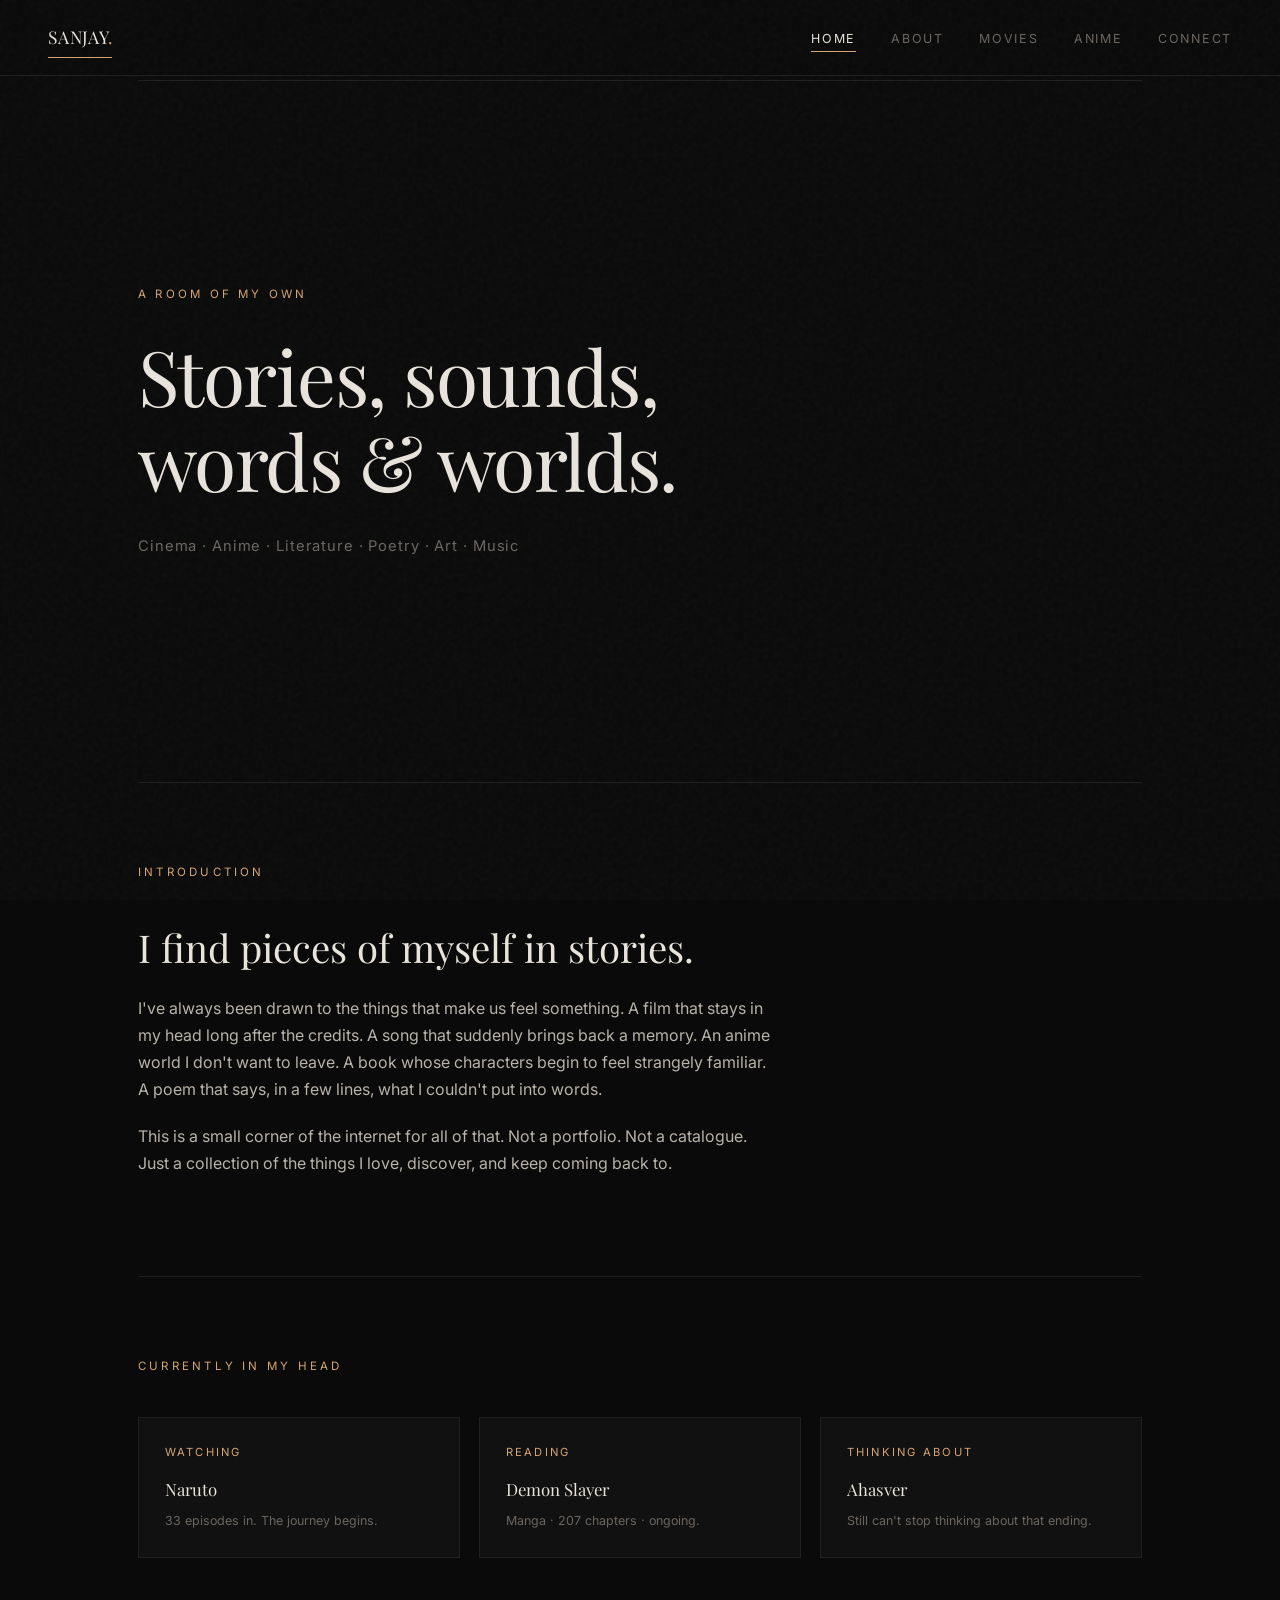
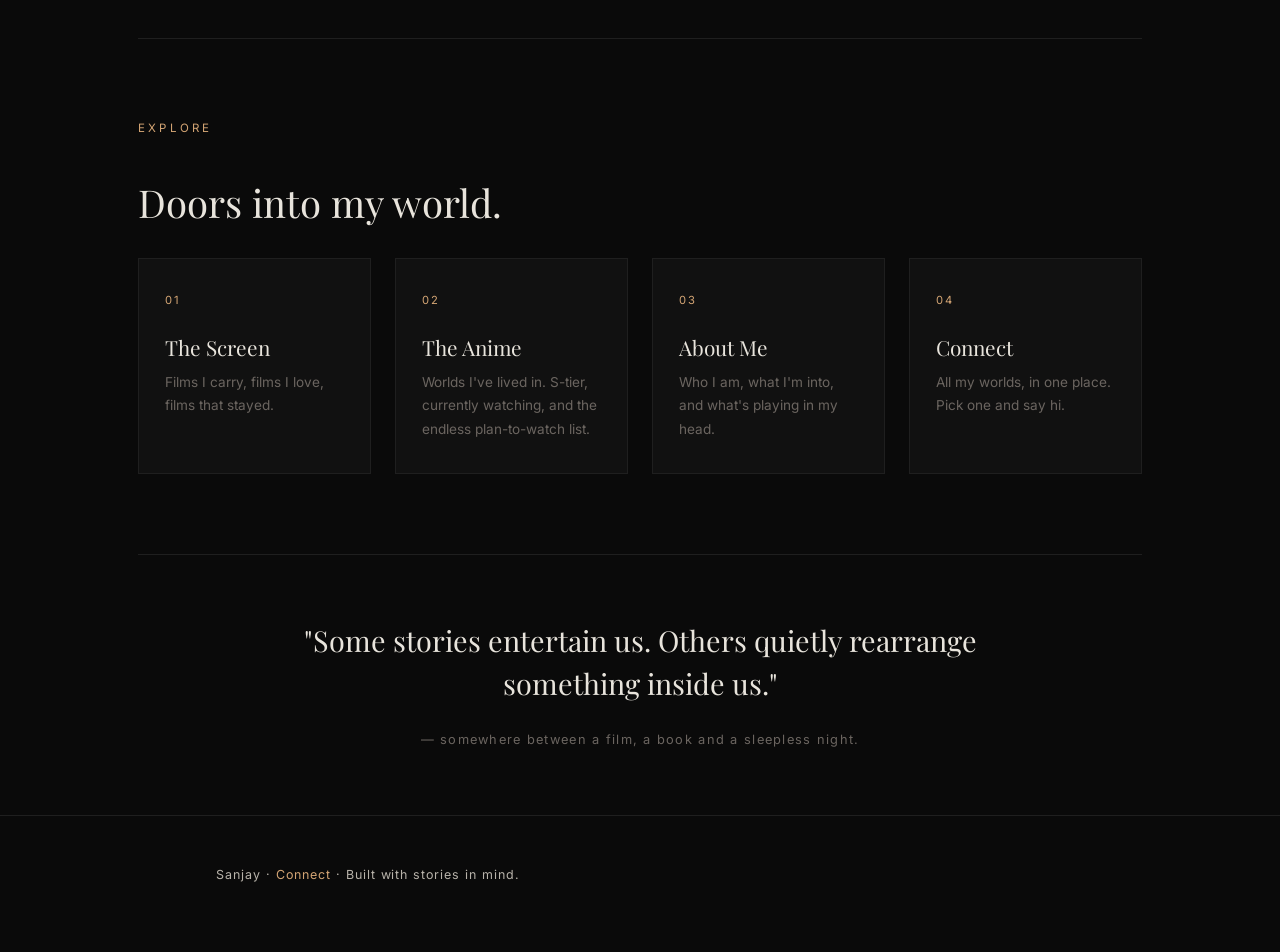
<file: index.html>
<!DOCTYPE html>
<html lang="en">
<head>
<meta charset="UTF-8">
<meta name="viewport" content="width=device-width, initial-scale=1.0">
<title>Sanjay · Stories, sounds, words & worlds</title>
<link rel="preconnect" href="https://fonts.googleapis.com">
<link rel="preconnect" href="https://fonts.gstatic.com" crossorigin>
<link href="https://fonts.googleapis.com/css2?family=Playfair+Display:ital,wght@0,400;0,500;1,400&family=Inter:wght@300;400;500&display=swap" rel="stylesheet">
<link rel="stylesheet" href="assets/style.css">
</head>
<body>

<nav>
  <a href="index.html" class="brand">Sanjay<span>.</span></a>
  <ul>
    <li><a href="index.html">Home</a></li>
    <li><a href="about.html">About</a></li>
    <li><a href="movies.html">Movies</a></li>
    <li><a href="anime.html">Anime</a></li>
    <li><a href="connect.html">Connect</a></li>
  </ul>
</nav>

<main>
  <div class="container">

    <section class="hero">
      <div class="eyebrow">A room of my own</div>
      <h1>Stories, sounds,<br>words & worlds.</h1>
      <p class="sub">Cinema · Anime · Literature · Poetry · Art · Music</p>
    </section>

    <section class="reveal">
      <div class="section-label">Introduction</div>
      <h2>I find pieces of myself in stories.</h2>
      <p>I've always been drawn to the things that make us feel something. A film that stays in my head long after the credits. A song that suddenly brings back a memory. An anime world I don't want to leave. A book whose characters begin to feel strangely familiar. A poem that says, in a few lines, what I couldn't put into words.</p>
      <p>This is a small corner of the internet for all of that. Not a portfolio. Not a catalogue. Just a collection of the things I love, discover, and keep coming back to.</p>
    </section>

    <section class="reveal">
      <div class="section-label">Currently in my head</div>
      <div class="currently-grid">
        <div class="currently-card">
          <div class="label">Watching</div>
          <div class="value">Naruto</div>
          <div class="note">33 episodes in. The journey begins.</div>
        </div>
        <div class="currently-card">
          <div class="label">Reading</div>
          <div class="value">Demon Slayer</div>
          <div class="note">Manga · 207 chapters · ongoing.</div>
        </div>
        <div class="currently-card">
          <div class="label">Thinking about</div>
          <div class="value">Ahasver</div>
          <div class="note">Still can't stop thinking about that ending.</div>
        </div>
      </div>
    </section>

    <section class="reveal">
      <div class="section-label">Explore</div>
      <h2>Doors into my world.</h2>
      <div class="doors">
        <a href="movies.html" class="door">
          <div class="num">01</div>
          <h3>The Screen</h3>
          <p>Films I carry, films I love, films that stayed.</p>
        </a>
        <a href="anime.html" class="door">
          <div class="num">02</div>
          <h3>The Anime</h3>
          <p>Worlds I've lived in. S-tier, currently watching, and the endless plan-to-watch list.</p>
        </a>
        <a href="about.html" class="door">
          <div class="num">03</div>
          <h3>About Me</h3>
          <p>Who I am, what I'm into, and what's playing in my head.</p>
        </a>
        <a href="connect.html" class="door">
          <div class="num">04</div>
          <h3>Connect</h3>
          <p>All my worlds, in one place. Pick one and say hi.</p>
        </a>
      </div>
    </section>

    <section class="reveal quote-block">
      <p>"Some stories entertain us. Others quietly rearrange something inside us."</p>
      <div class="attribution">— somewhere between a film, a book and a sleepless night.</div>
    </section>

  </div>
</main>

<footer>
  <p>Sanjay · <a href="connect.html">Connect</a> · Built with stories in mind.</p>
</footer>

<script src="assets/script.js"></script>
</body>
</html>
</file>
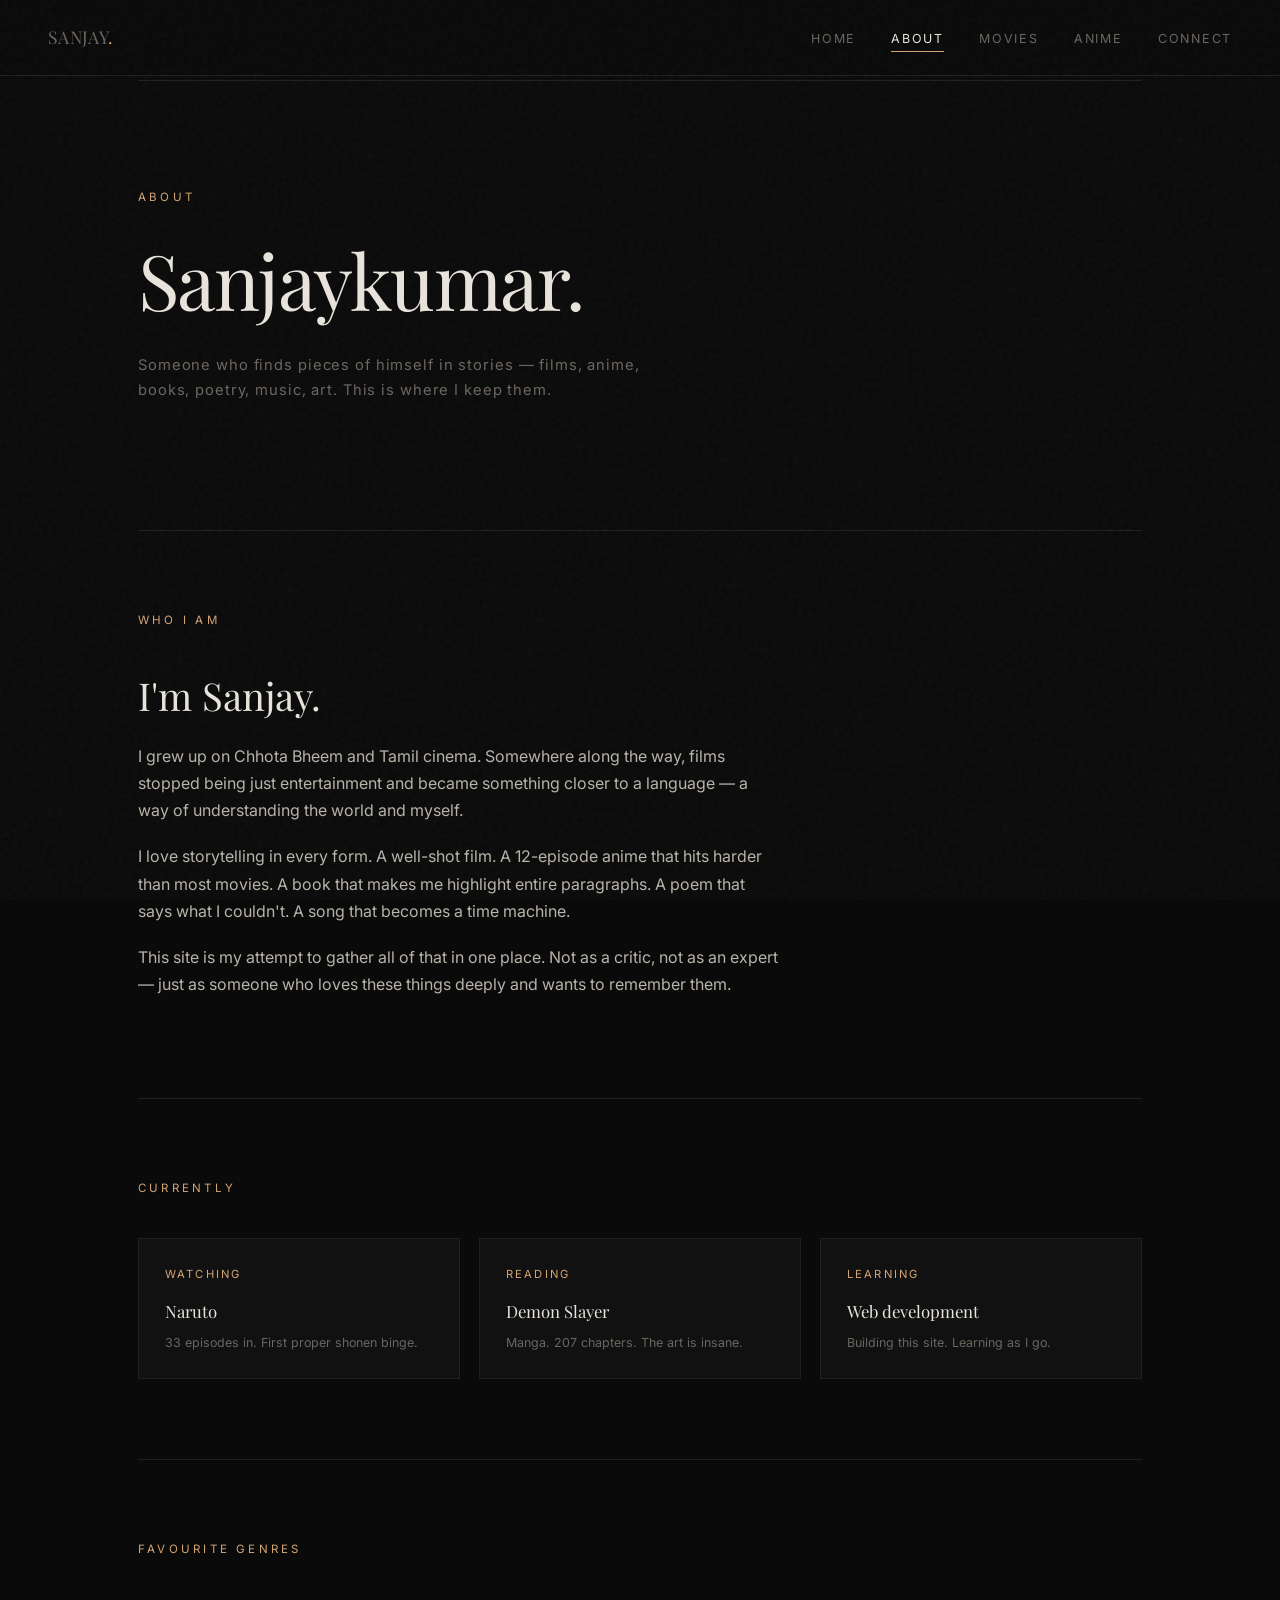
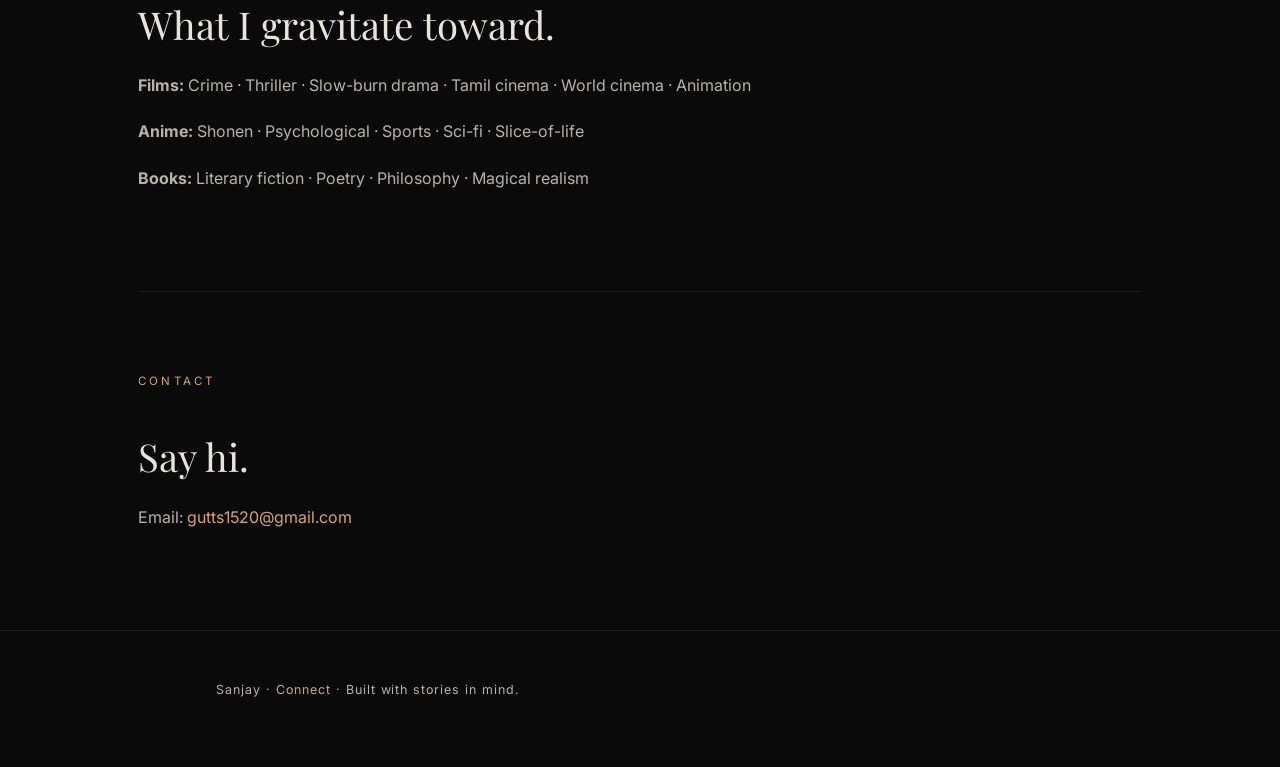
<file: about.html>
<!DOCTYPE html>
<html lang="en">
<head>
<meta charset="UTF-8">
<meta name="viewport" content="width=device-width, initial-scale=1.0">
<title>About · Sanjay</title>
<link rel="preconnect" href="https://fonts.googleapis.com">
<link rel="preconnect" href="https://fonts.gstatic.com" crossorigin>
<link href="https://fonts.googleapis.com/css2?family=Playfair+Display:ital,wght@0,400;0,500;1,400&family=Inter:wght@300;400;500&display=swap" rel="stylesheet">
<link rel="stylesheet" href="assets/style.css">
</head>
<body>

<nav>
  <a href="index.html" class="brand">Sanjay<span>.</span></a>
  <ul>
    <li><a href="index.html">Home</a></li>
    <li><a href="about.html">About</a></li>
    <li><a href="movies.html">Movies</a></li>
    <li><a href="anime.html">Anime</a></li>
    <li><a href="connect.html">Connect</a></li>
  </ul>
</nav>

<main>
  <div class="container">

    <section class="hero" style="min-height: 50vh;">
      <div class="eyebrow">About</div>
      <h1>Sanjaykumar.</h1>
      <p class="sub">Someone who finds pieces of himself in stories — films, anime, books, poetry, music, art. This is where I keep them.</p>
    </section>

    <section class="reveal">
      <div class="section-label">Who I am</div>
      <h2>I'm Sanjay.</h2>
      <p>I grew up on Chhota Bheem and Tamil cinema. Somewhere along the way, films stopped being just entertainment and became something closer to a language — a way of understanding the world and myself.</p>
      <p>I love storytelling in every form. A well-shot film. A 12-episode anime that hits harder than most movies. A book that makes me highlight entire paragraphs. A poem that says what I couldn't. A song that becomes a time machine.</p>
      <p>This site is my attempt to gather all of that in one place. Not as a critic, not as an expert — just as someone who loves these things deeply and wants to remember them.</p>
    </section>

    <section class="reveal">
      <div class="section-label">Currently</div>
      <div class="currently-grid">
        <div class="currently-card">
          <div class="label">Watching</div>
          <div class="value">Naruto</div>
          <div class="note">33 episodes in. First proper shonen binge.</div>
        </div>
        <div class="currently-card">
          <div class="label">Reading</div>
          <div class="value">Demon Slayer</div>
          <div class="note">Manga. 207 chapters. The art is insane.</div>
        </div>
        <div class="currently-card">
          <div class="label">Learning</div>
          <div class="value">Web development</div>
          <div class="note">Building this site. Learning as I go.</div>
        </div>
      </div>
    </section>

    <section class="reveal">
      <div class="section-label">Favourite genres</div>
      <h2>What I gravitate toward.</h2>
      <p><strong>Films:</strong> Crime · Thriller · Slow-burn drama · Tamil cinema · World cinema · Animation</p>
      <p><strong>Anime:</strong> Shonen · Psychological · Sports · Sci-fi · Slice-of-life</p>
      <p><strong>Books:</strong> Literary fiction · Poetry · Philosophy · Magical realism</p>
    </section>

    <section class="reveal">
      <div class="section-label">Contact</div>
      <h2>Say hi.</h2>
      <p>Email: <a href="mailto:gutts1520@gmail.com" style="color: var(--amber);">gutts1520@gmail.com</a></p>
    </section>

  </div>
</main>

<footer>
  <p>Sanjay · <a href="connect.html">Connect</a> · Built with stories in mind.</p>
</footer>

<script src="assets/script.js"></script>
</body>
</html>
</file>
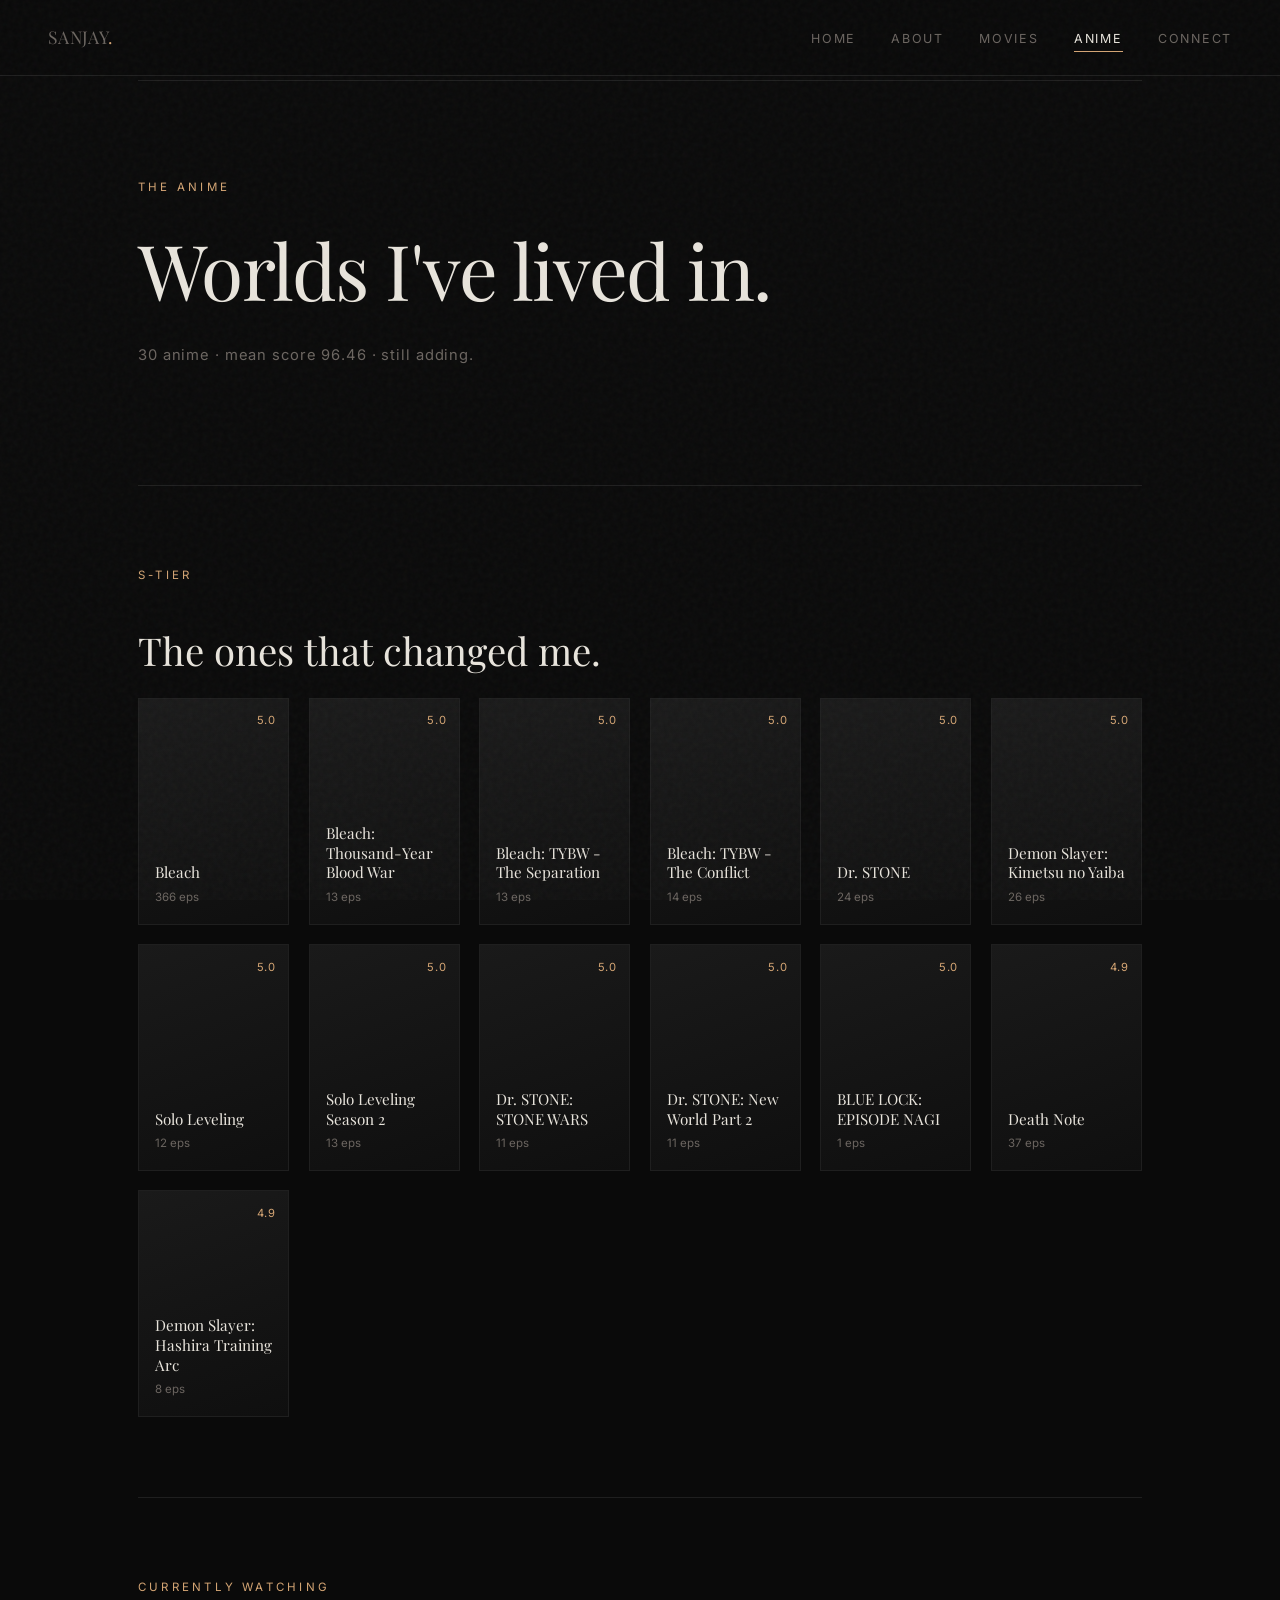
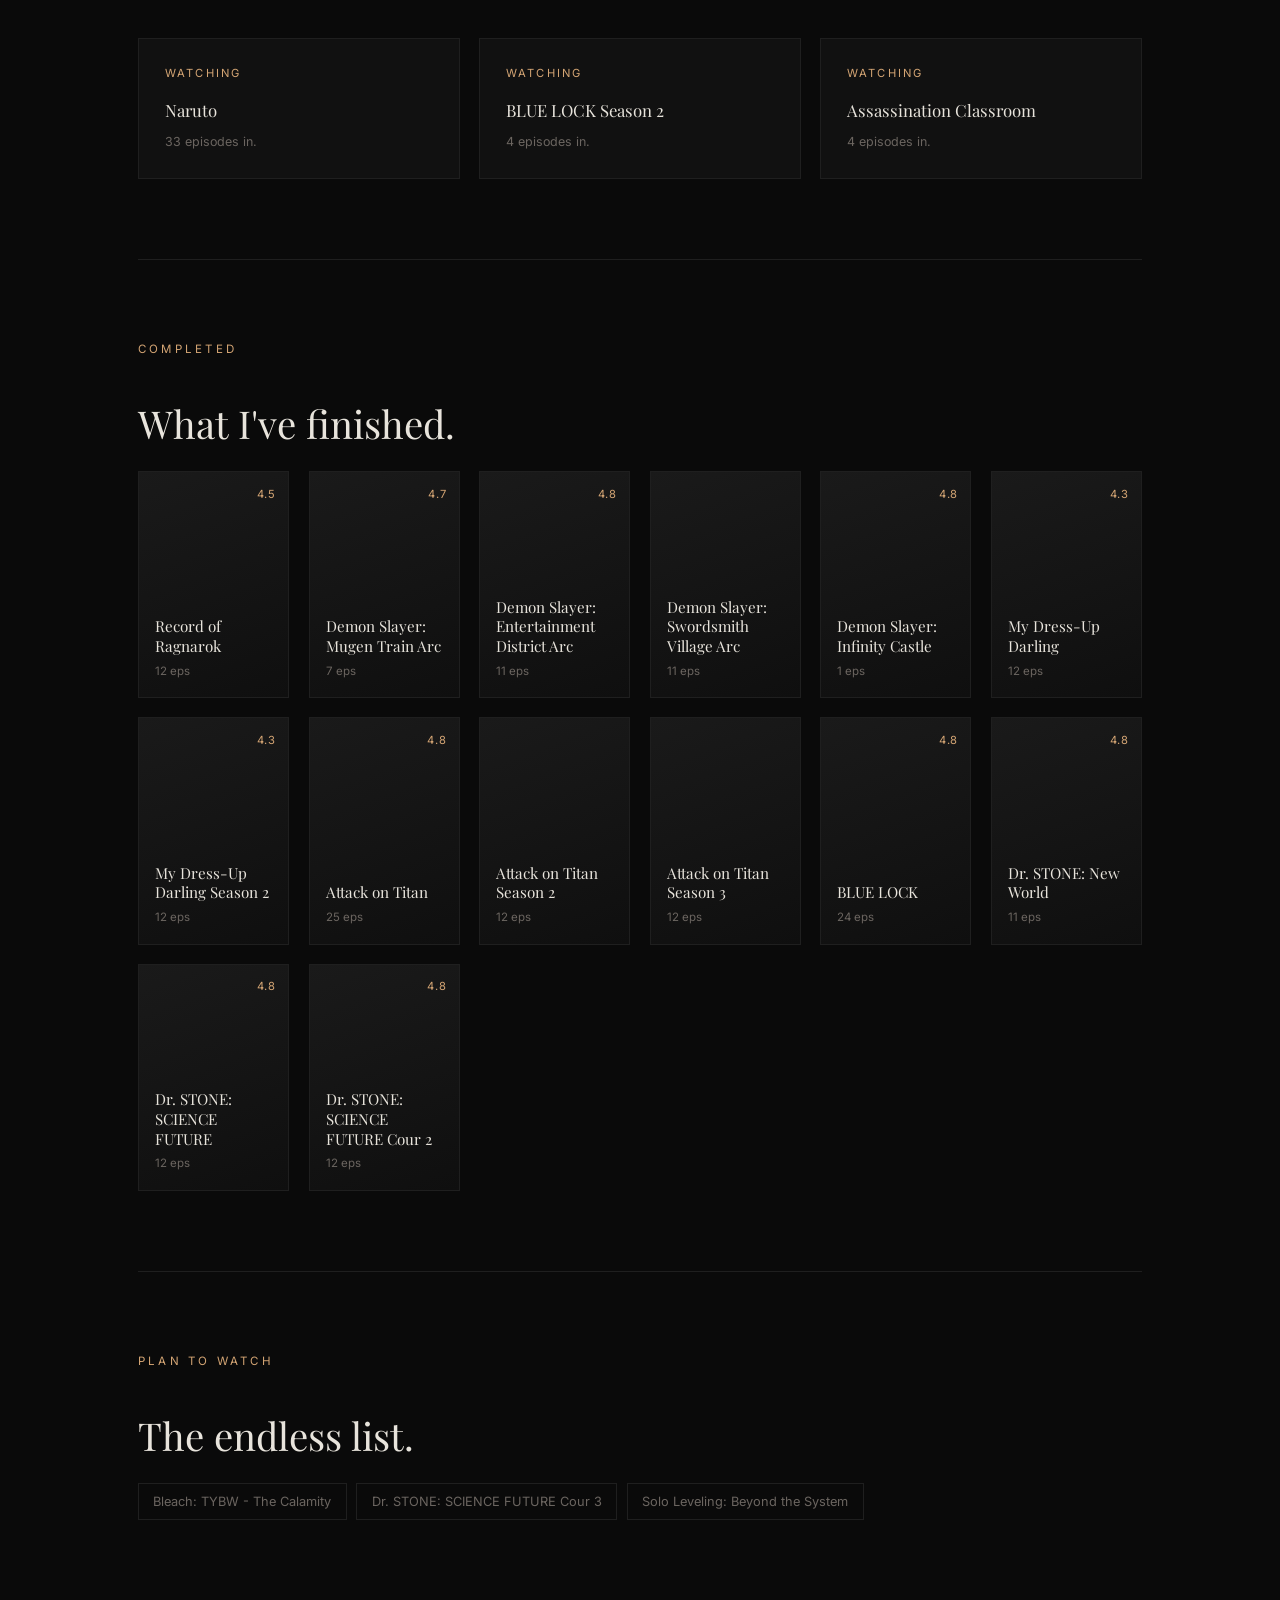
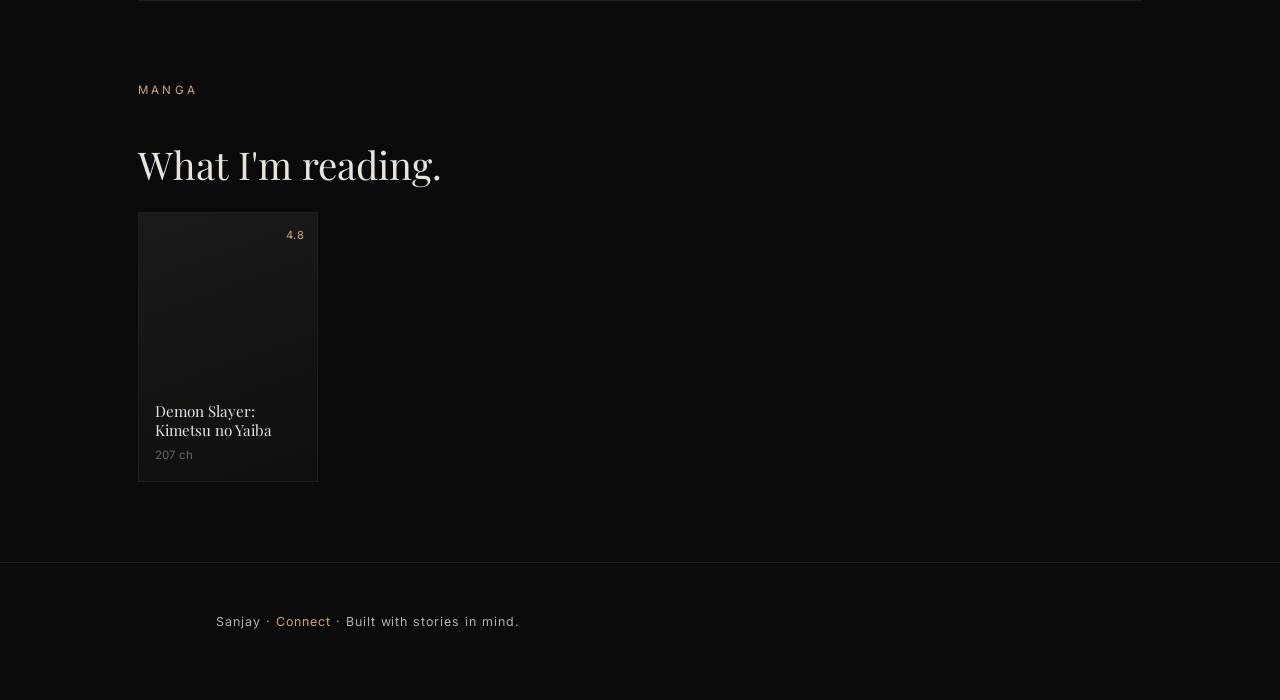
<file: anime.html>
<!DOCTYPE html>
<html lang="en">
<head>
<meta charset="UTF-8">
<meta name="viewport" content="width=device-width, initial-scale=1.0">
<title>Anime · Sanjay</title>
<link rel="preconnect" href="https://fonts.googleapis.com">
<link rel="preconnect" href="https://fonts.gstatic.com" crossorigin>
<link href="https://fonts.googleapis.com/css2?family=Playfair+Display:ital,wght@0,400;0,500;1,400&family=Inter:wght@300;400;500&display=swap" rel="stylesheet">
<link rel="stylesheet" href="assets/style.css">
</head>
<body>

<nav>
  <a href="index.html" class="brand">Sanjay<span>.</span></a>
  <ul>
    <li><a href="index.html">Home</a></li>
    <li><a href="about.html">About</a></li>
    <li><a href="movies.html">Movies</a></li>
    <li><a href="anime.html">Anime</a></li>
    <li><a href="connect.html">Connect</a></li>
  </ul>
</nav>

<main>
  <div class="container">

    <section class="hero" style="min-height: 45vh;">
      <div class="eyebrow">The Anime</div>
      <h1>Worlds I've lived in.</h1>
      <p class="sub">30 anime · mean score 96.46 · still adding.</p>
    </section>

    <section class="reveal">
      <div class="section-label">S-Tier</div>
      <h2>The ones that changed me.</h2>
      <div class="poster-grid" id="s-tier-grid"></div>
    </section>

    <section class="reveal">
      <div class="section-label">Currently watching</div>
      <div class="currently-grid">
        <div class="currently-card">
          <div class="label">Watching</div>
          <div class="value">Naruto</div>
          <div class="note">33 episodes in.</div>
        </div>
        <div class="currently-card">
          <div class="label">Watching</div>
          <div class="value">BLUE LOCK Season 2</div>
          <div class="note">4 episodes in.</div>
        </div>
        <div class="currently-card">
          <div class="label">Watching</div>
          <div class="value">Assassination Classroom</div>
          <div class="note">4 episodes in.</div>
        </div>
      </div>
    </section>

    <section class="reveal">
      <div class="section-label">Completed</div>
      <h2>What I've finished.</h2>
      <div class="poster-grid" id="completed-grid"></div>
    </section>

    <section class="reveal">
      <div class="section-label">Plan to watch</div>
      <h2>The endless list.</h2>
      <div style="display: flex; flex-wrap: wrap; gap: 0.6rem; margin-top: 1.5rem;" id="ptw-container"></div>
    </section>

    <section class="reveal">
      <div class="section-label">Manga</div>
      <h2>What I'm reading.</h2>
      <div id="manga-container"></div>
    </section>

  </div>
</main>

<div class="modal-overlay" id="modal-overlay">
  <div class="modal">
    <button class="close">&times;</button>
    <h3></h3>
    <div class="modal-meta"></div>
    <div class="stars"></div>
    <div class="review"></div>
  </div>
</div>

<footer>
  <p>Sanjay · <a href="connect.html">Connect</a> · Built with stories in mind.</p>
</footer>

<script src="assets/anime-data.js"></script>
<script src="assets/script.js"></script>
<script>
document.addEventListener('DOMContentLoaded', () => {
  // S-Tier
  const st = document.getElementById('s-tier-grid');
  ANIME.sTier.anime.forEach(a => {
    const score = a.r ? (a.r / 20).toFixed(1) : '';
    st.innerHTML += `<div class="poster" data-modal='${JSON.stringify({ title: a.t, year: a.e + ' episodes', stars: a.r ? '★ ' + (a.r/20).toFixed(1) : '', note: a.note })}'>
      <div class="plate">
        <div class="title">${a.t}</div>
        <div class="year">${a.e} eps</div>
        ${score ? `<div class="rating">${score}</div>` : ''}
      </div>
    </div>`;
  });

  // Completed
  const comp = document.getElementById('completed-grid');
  ANIME.completed.forEach(a => {
    const score = a.r ? (a.r / 20).toFixed(1) : '';
    comp.innerHTML += `<div class="poster" data-modal='${JSON.stringify({ title: a.t, year: a.e + ' episodes', stars: a.r ? '★ ' + (a.r/20).toFixed(1) : '', note: '' })}'>
      <div class="plate">
        <div class="title">${a.t}</div>
        <div class="year">${a.e} eps</div>
        ${score ? `<div class="rating">${score}</div>` : ''}
      </div>
    </div>`;
  });

  // PTW
  const ptw = document.getElementById('ptw-container');
  ANIME.planToWatch.forEach(a => {
    const span = document.createElement('span');
    span.style.cssText = 'padding: 0.4rem 0.9rem; border: 1px solid var(--border); font-size: 0.8rem; color: var(--muted);';
    span.textContent = a;
    ptw.appendChild(span);
  });

  // Manga
  const manga = document.getElementById('manga-container');
  MANGA.forEach(m => {
    manga.innerHTML += `<div class="poster" style="max-width: 180px;" data-modal='${JSON.stringify({ title: m.t, year: m.ch + ' chapters', stars: '★ ' + (m.r/20).toFixed(1), note: '' })}'>
      <div class="plate">
        <div class="title">${m.t}</div>
        <div class="year">${m.ch} ch</div>
        <div class="rating">${(m.r/20).toFixed(1)}</div>
      </div>
    </div>`;
  });

  // Reveal
  document.querySelectorAll('.reveal').forEach(r => {
    const obs = new IntersectionObserver((entries) => {
      entries.forEach(e => { if (e.isIntersecting) { e.target.classList.add('visible'); obs.unobserve(e.target); } });
    }, { threshold: 0.1 });
    obs.observe(r);
  });
});
</script>
</body>
</html>
</file>
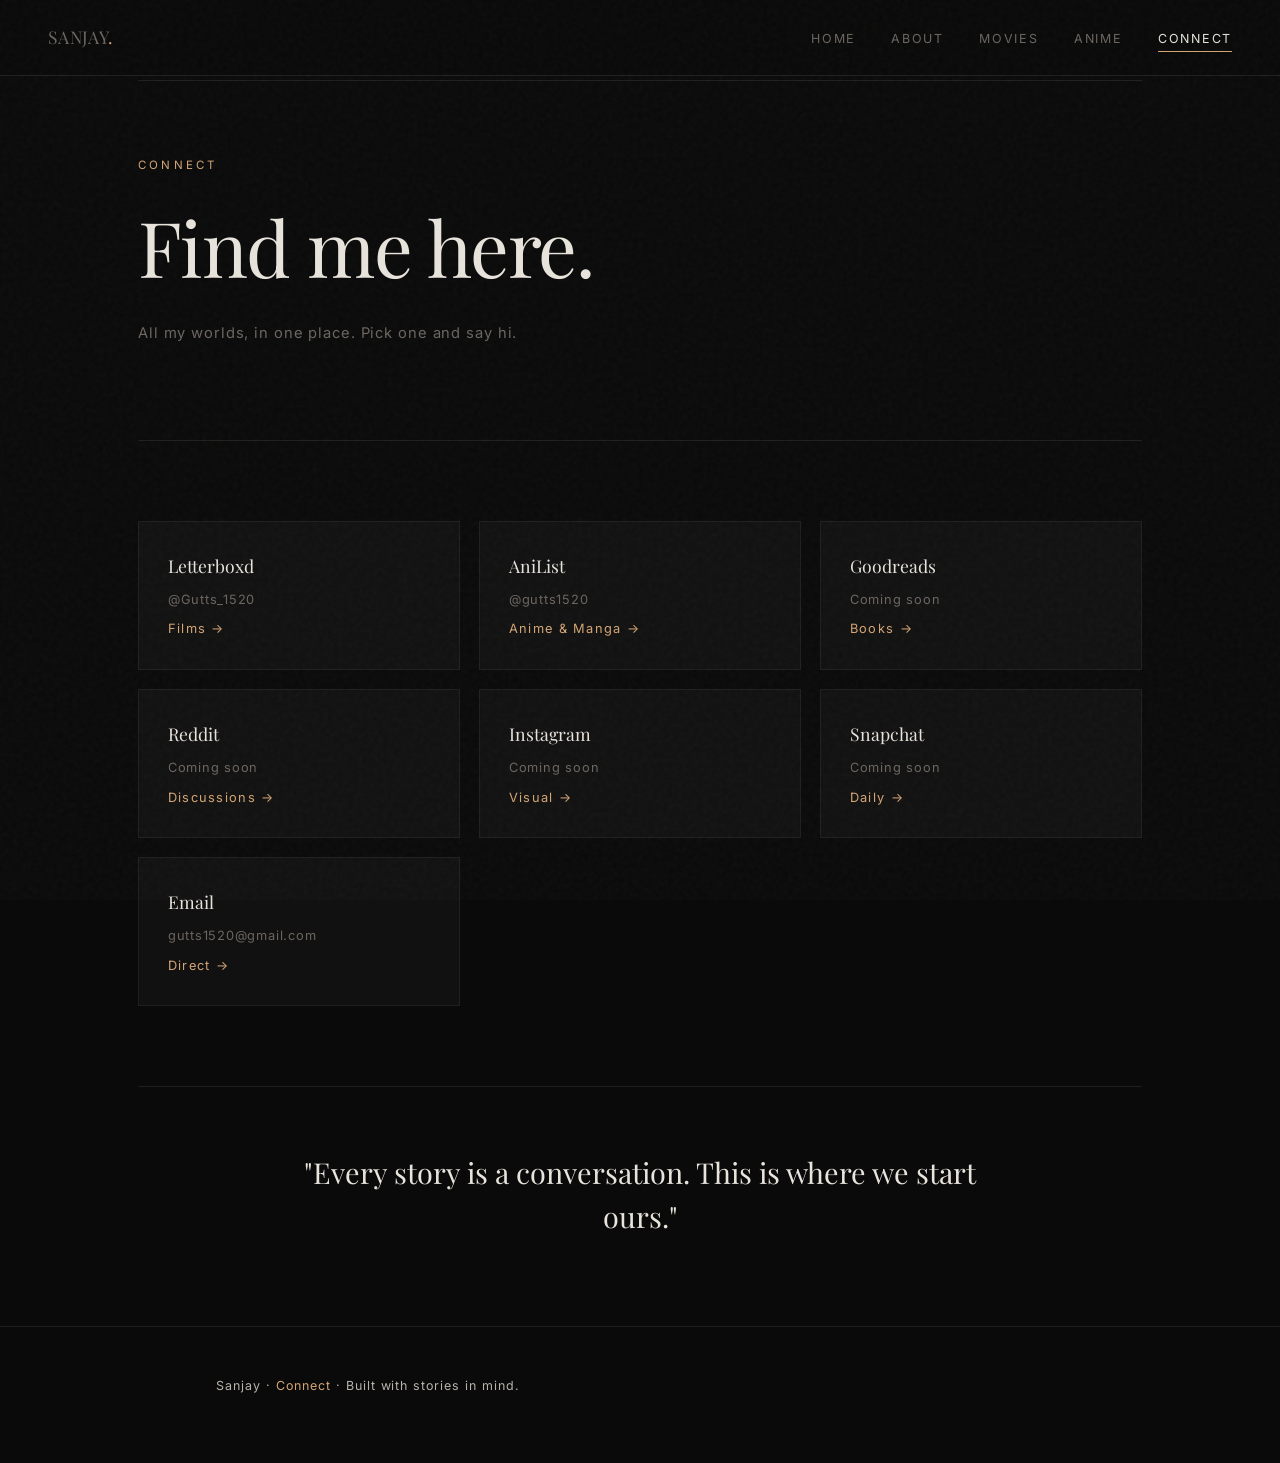
<file: connect.html>
<!DOCTYPE html>
<html lang="en">
<head>
<meta charset="UTF-8">
<meta name="viewport" content="width=device-width, initial-scale=1.0">
<title>Connect · Sanjay</title>
<link rel="preconnect" href="https://fonts.googleapis.com">
<link rel="preconnect" href="https://fonts.gstatic.com" crossorigin>
<link href="https://fonts.googleapis.com/css2?family=Playfair+Display:ital,wght@0,400;0,500;1,400&family=Inter:wght@300;400;500&display=swap" rel="stylesheet">
<link rel="stylesheet" href="assets/style.css">
</head>
<body>

<nav>
  <a href="index.html" class="brand">Sanjay<span>.</span></a>
  <ul>
    <li><a href="index.html">Home</a></li>
    <li><a href="about.html">About</a></li>
    <li><a href="movies.html">Movies</a></li>
    <li><a href="anime.html">Anime</a></li>
    <li><a href="connect.html">Connect</a></li>
  </ul>
</nav>

<main>
  <div class="container">

    <section class="hero" style="min-height: 40vh;">
      <div class="eyebrow">Connect</div>
      <h1>Find me here.</h1>
      <p class="sub">All my worlds, in one place. Pick one and say hi.</p>
    </section>

    <section class="reveal">
      <div class="connect-grid">

        <a href="https://letterboxd.com/Gutts_1520" target="_blank" class="connect-card">
          <div class="platform">Letterboxd</div>
          <div class="handle">@Gutts_1520</div>
          <div class="arrow">Films →</div>
        </a>

        <a href="https://anilist.co/user/gutts1520" target="_blank" class="connect-card">
          <div class="platform">AniList</div>
          <div class="handle">@gutts1520</div>
          <div class="arrow">Anime & Manga →</div>
        </a>

        <a href="#" target="_blank" class="connect-card">
          <div class="platform">Goodreads</div>
          <div class="handle">Coming soon</div>
          <div class="arrow">Books →</div>
        </a>

        <a href="#" target="_blank" class="connect-card">
          <div class="platform">Reddit</div>
          <div class="handle">Coming soon</div>
          <div class="arrow">Discussions →</div>
        </a>

        <a href="#" target="_blank" class="connect-card">
          <div class="platform">Instagram</div>
          <div class="handle">Coming soon</div>
          <div class="arrow">Visual →</div>
        </a>

        <a href="#" target="_blank" class="connect-card">
          <div class="platform">Snapchat</div>
          <div class="handle">Coming soon</div>
          <div class="arrow">Daily →</div>
        </a>

        <a href="mailto:gutts1520@gmail.com" class="connect-card">
          <div class="platform">Email</div>
          <div class="handle">gutts1520@gmail.com</div>
          <div class="arrow">Direct →</div>
        </a>

      </div>
    </section>

    <section class="reveal quote-block">
      <p>"Every story is a conversation. This is where we start ours."</p>
    </section>

  </div>
</main>

<footer>
  <p>Sanjay · <a href="connect.html">Connect</a> · Built with stories in mind.</p>
</footer>

<script src="assets/script.js"></script>
</body>
</html>
</file>
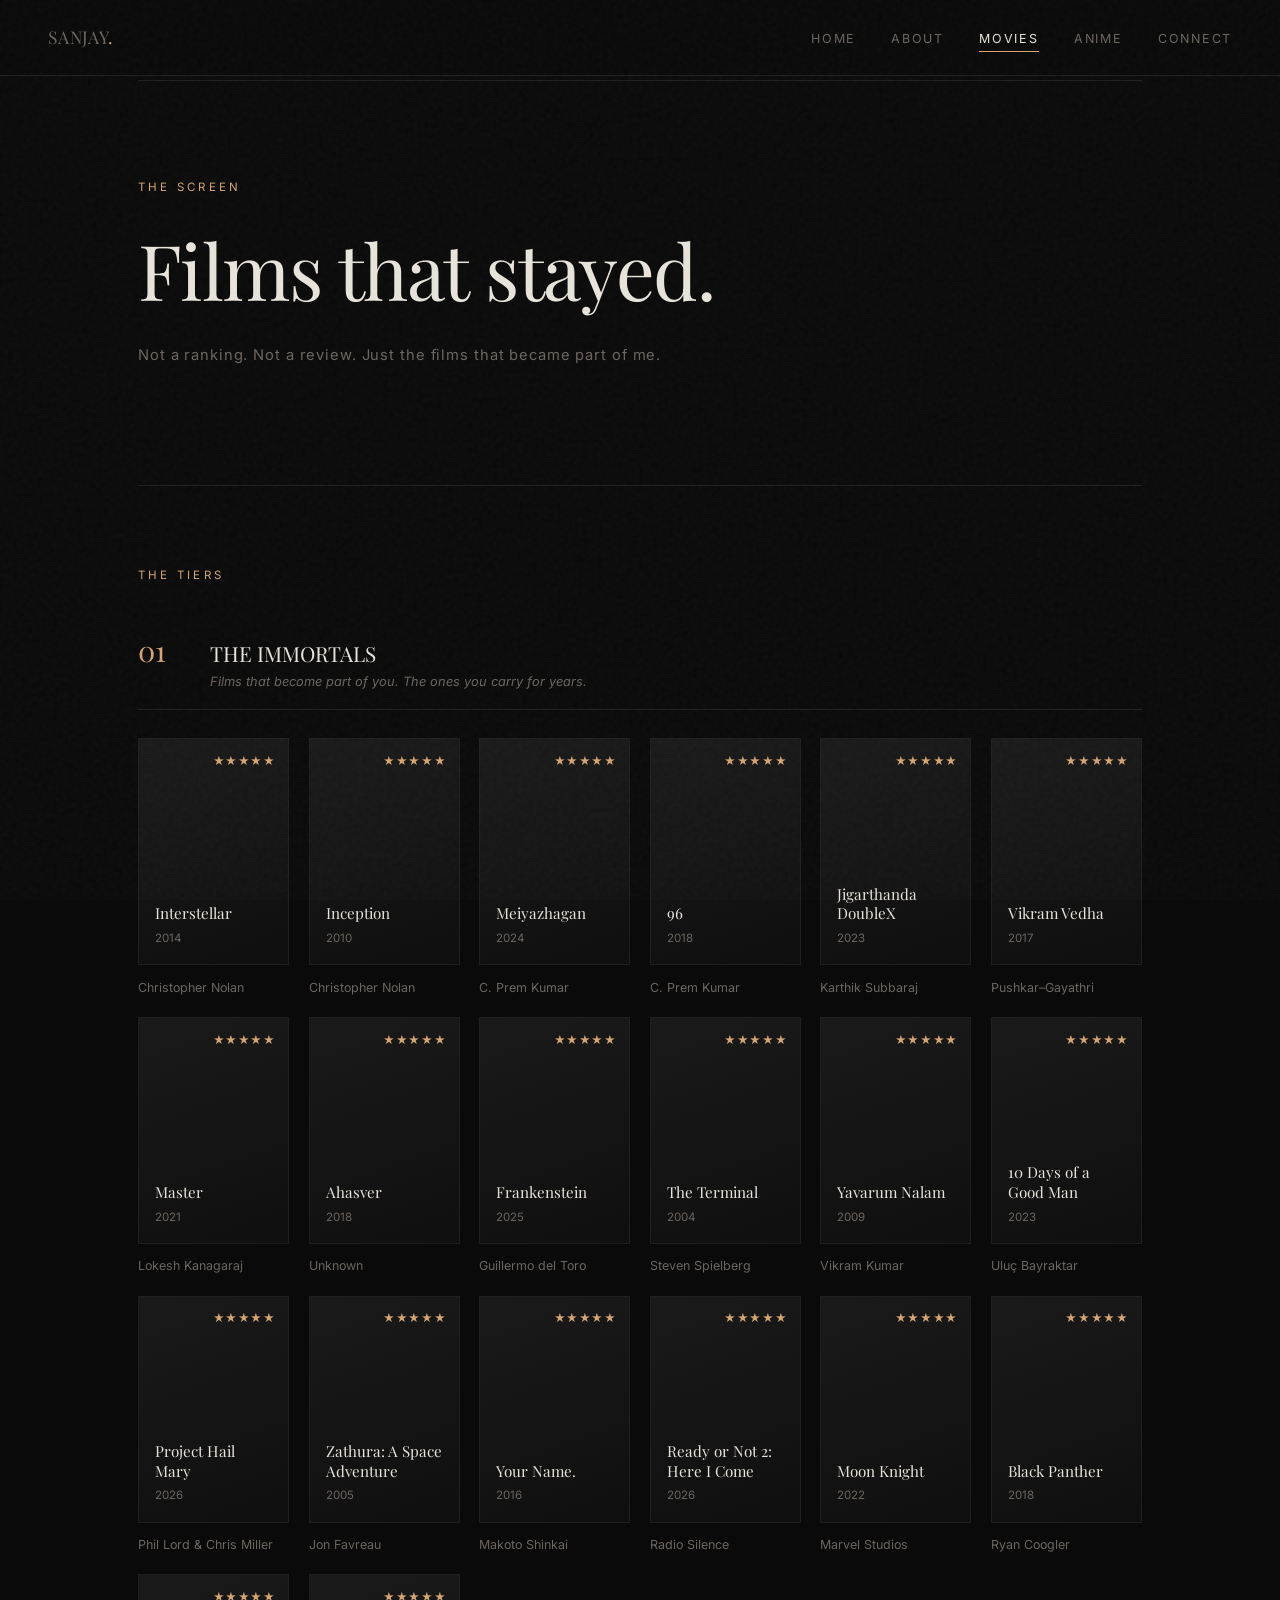
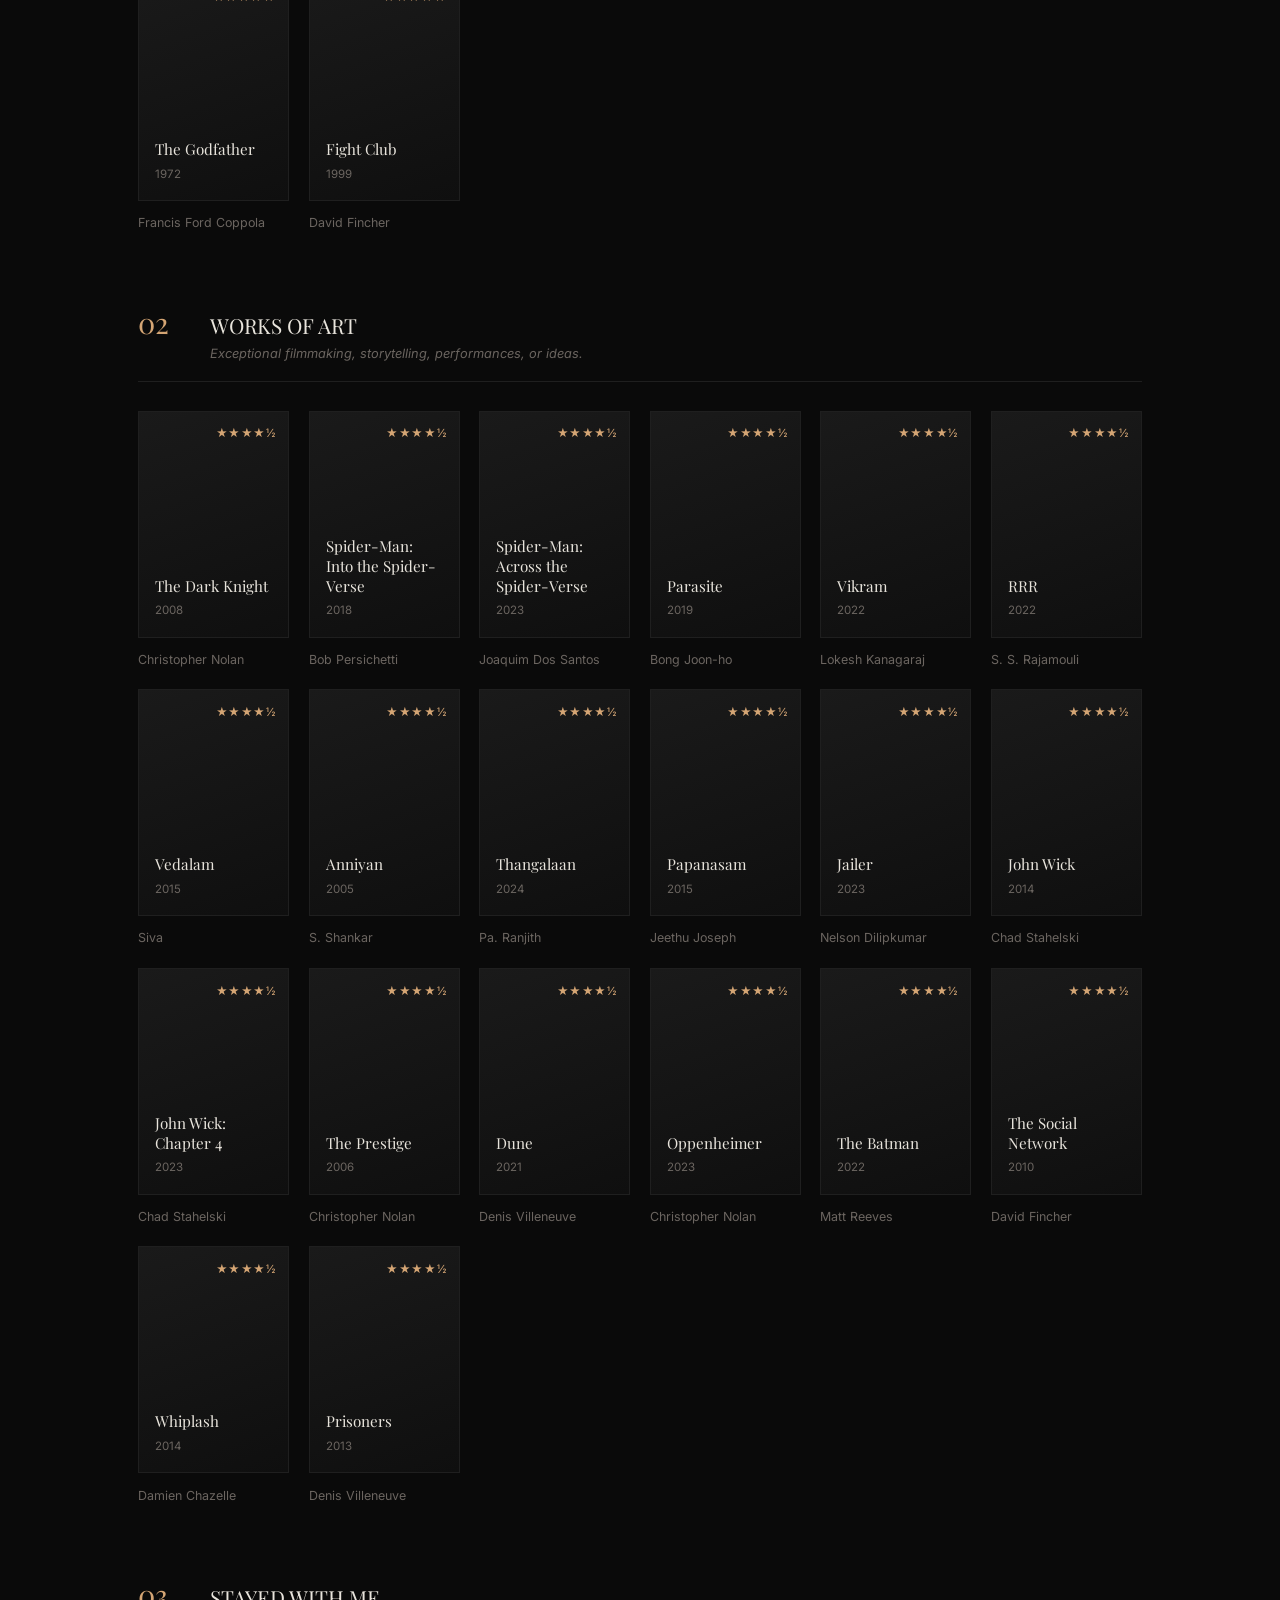
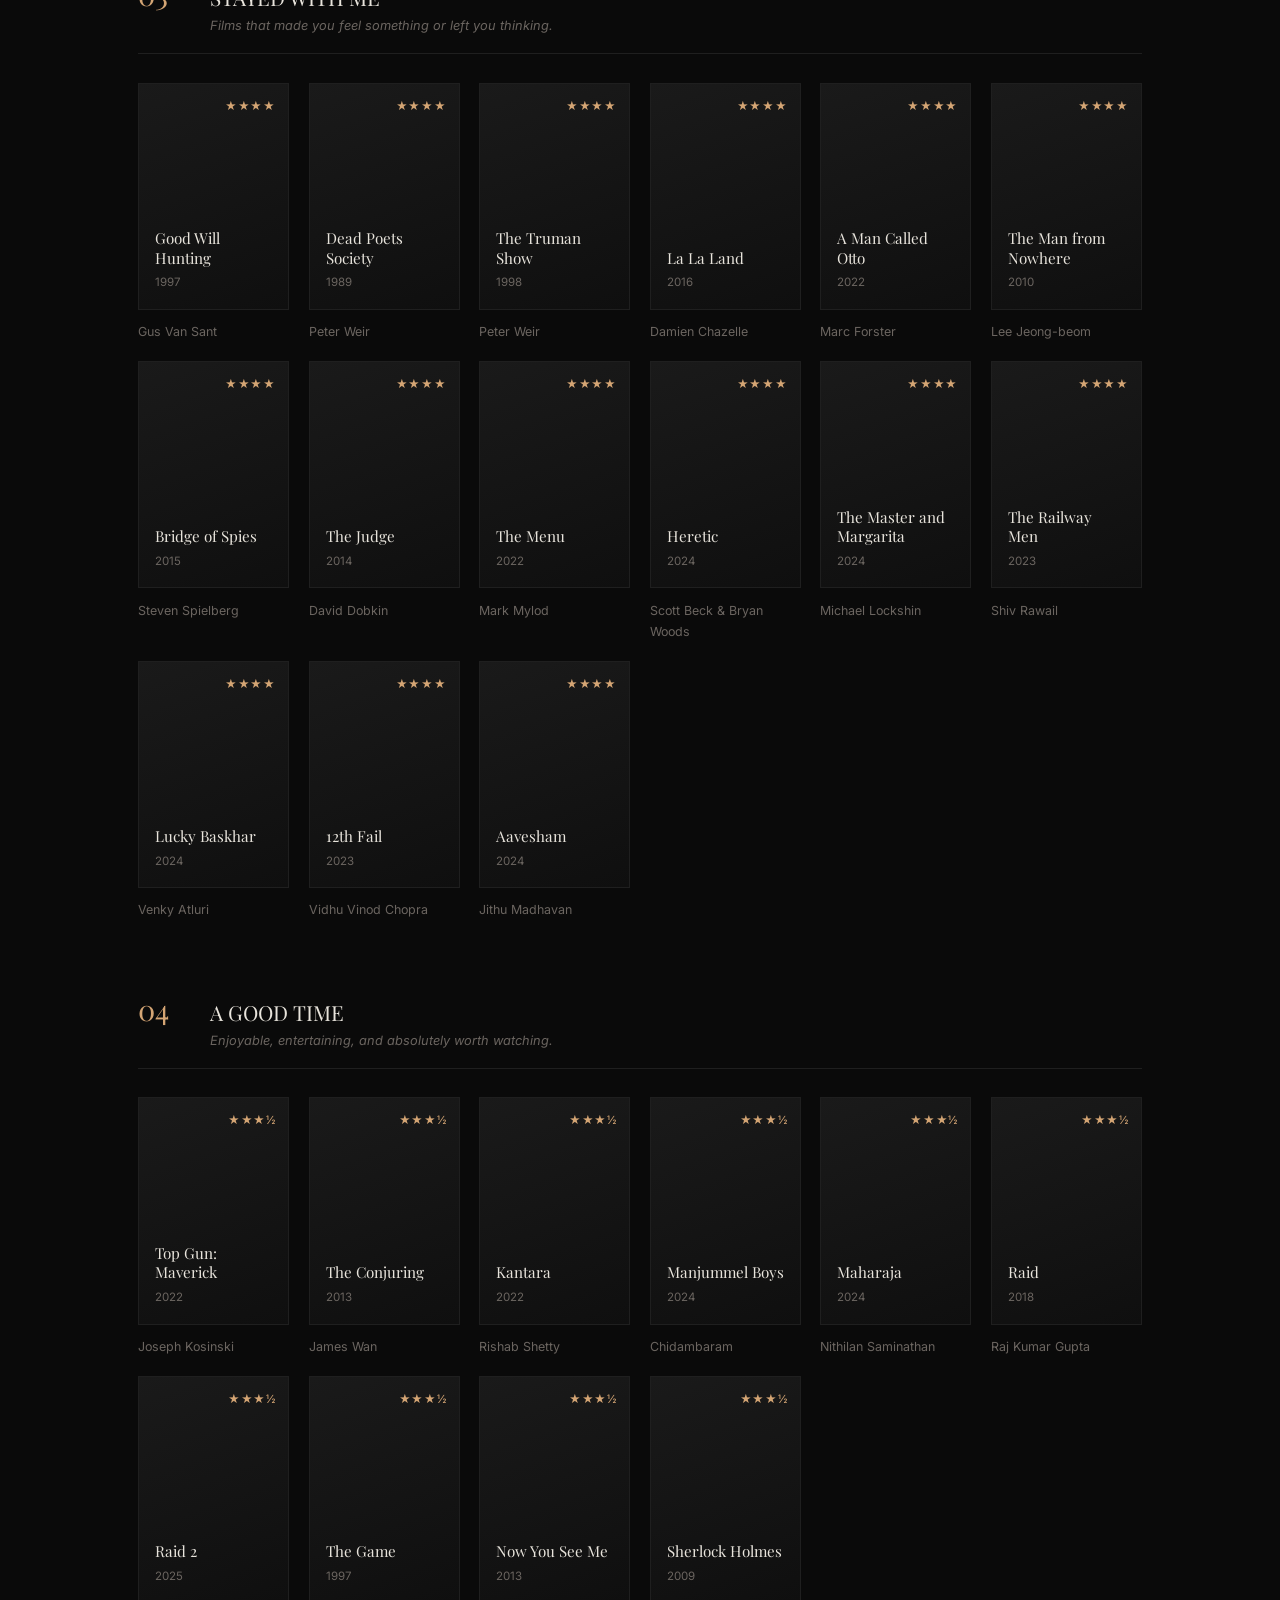
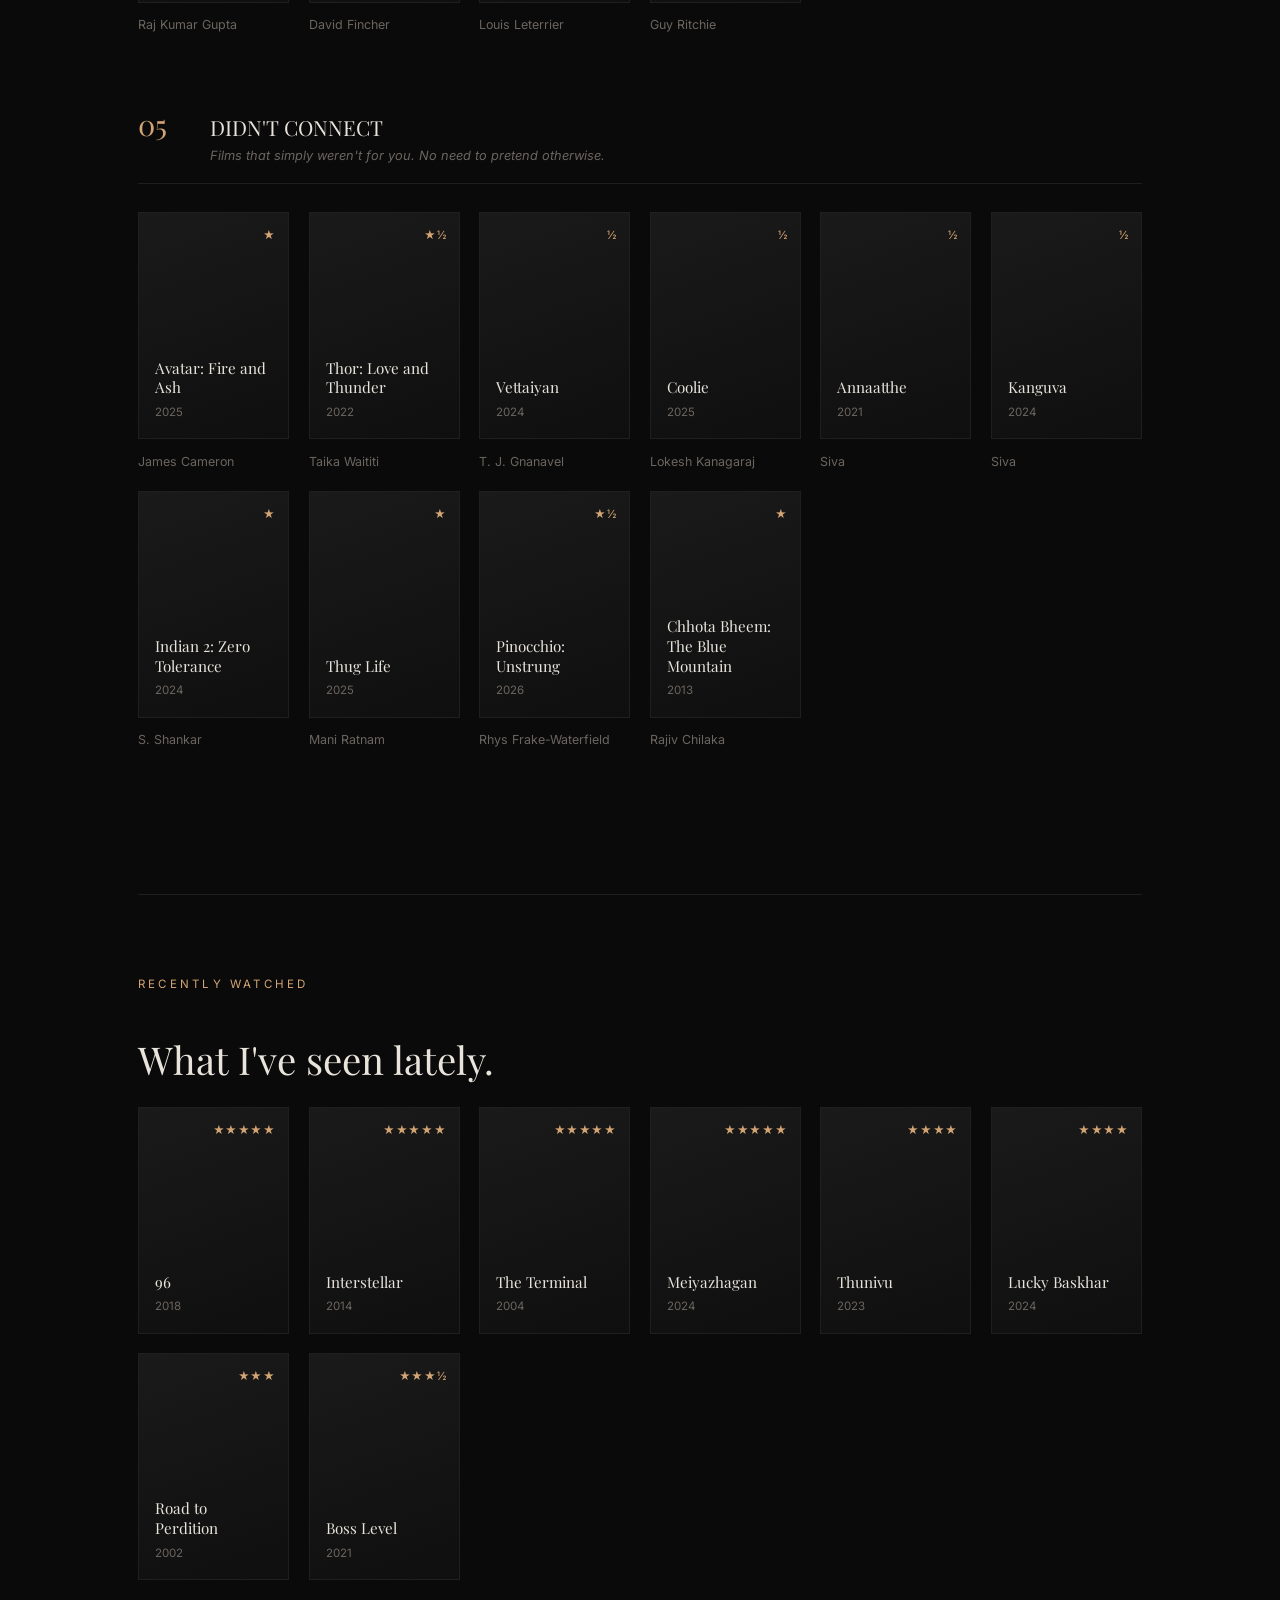
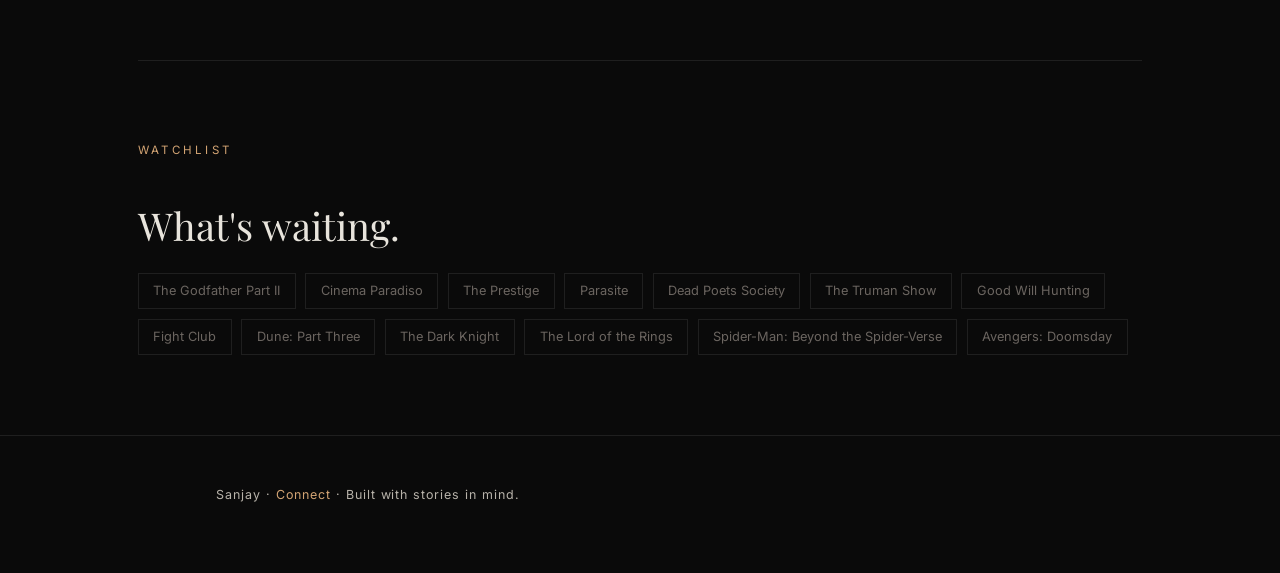
<file: movies.html>
<!DOCTYPE html>
<html lang="en">
<head>
<meta charset="UTF-8">
<meta name="viewport" content="width=device-width, initial-scale=1.0">
<title>Movies · Sanjay</title>
<link rel="preconnect" href="https://fonts.googleapis.com">
<link rel="preconnect" href="https://fonts.gstatic.com" crossorigin>
<link href="https://fonts.googleapis.com/css2?family=Playfair+Display:ital,wght@0,400;0,500;1,400&family=Inter:wght@300;400;500&display=swap" rel="stylesheet">
<link rel="stylesheet" href="assets/style.css">
</head>
<body>

<nav>
  <a href="index.html" class="brand">Sanjay<span>.</span></a>
  <ul>
    <li><a href="index.html">Home</a></li>
    <li><a href="about.html">About</a></li>
    <li><a href="movies.html">Movies</a></li>
    <li><a href="anime.html">Anime</a></li>
    <li><a href="connect.html">Connect</a></li>
  </ul>
</nav>

<main>
  <div class="container">

    <section class="hero" style="min-height: 45vh;">
      <div class="eyebrow">The Screen</div>
      <h1>Films that stayed.</h1>
      <p class="sub">Not a ranking. Not a review. Just the films that became part of me.</p>
    </section>

    <section class="reveal">
      <div class="section-label">The tiers</div>
      <div id="tiers-container"></div>
    </section>

    <section class="reveal">
      <div class="section-label">Recently watched</div>
      <h2>What I've seen lately.</h2>
      <div class="poster-grid" id="recent-grid"></div>
    </section>

    <section class="reveal">
      <div class="section-label">Watchlist</div>
      <h2>What's waiting.</h2>
      <div style="display: flex; flex-wrap: wrap; gap: 0.8rem; margin-top: 1.5rem;">
        <div id="watchlist-container" style="display: flex; flex-wrap: wrap; gap: 0.6rem;"></div>
      </div>
    </section>

  </div>
</main>

<div class="modal-overlay" id="modal-overlay">
  <div class="modal">
    <button class="close">&times;</button>
    <h3></h3>
    <div class="modal-meta"></div>
    <div class="stars"></div>
    <div class="review"></div>
  </div>
</div>

<footer>
  <p>Sanjay · <a href="connect.html">Connect</a> · Built with stories in mind.</p>
</footer>

<script src="assets/movies-data.js"></script>
<script src="assets/script.js"></script>
<script>
document.addEventListener('DOMContentLoaded', () => {
  const tiersEl = document.getElementById('tiers-container');
  const tierKeys = ['immortals', 'worksOfArt', 'stayedWithMe', 'goodTime', 'didntConnect'];

  tierKeys.forEach(key => {
    const tier = MOVIES[key];
    const div = document.createElement('div');
    div.className = 'tier reveal';

    let html = `<div class="tier-head">
      <div class="tier-num">${tier.label.split('·')[0].trim()}</div>
      <div>
        <h3>${tier.label.split('·')[1].trim()}</h3>
        <div class="tier-sub">${tier.sub}</div>
      </div>
    </div><div class="poster-grid">`;

    tier.films.forEach(f => {
      const starsStr = '★'.repeat(Math.floor(f.r)) + (f.r % 1 >= 0.5 ? '½' : '');
      html += `<div class="poster" data-modal='${JSON.stringify({ title: f.t, year: f.y, director: f.d, stars: starsStr, note: f.note })}'>
        <div class="plate">
          <div class="title">${f.t}</div>
          <div class="year">${f.y}</div>
          <div class="rating">${starsStr}</div>
        </div>
        <div class="meta">${f.d || ''}</div>
      </div>`;
    });

    html += '</div>';
    div.innerHTML = html;
    tiersEl.appendChild(div);
  });

  // Recently
  const recentGrid = document.getElementById('recent-grid');
  RECENTLY.forEach(f => {
    const starsStr = '★'.repeat(Math.floor(f.r)) + (f.r % 1 >= 0.5 ? '½' : '');
    recentGrid.innerHTML += `<div class="poster" data-modal='${JSON.stringify({ title: f.t, year: f.y, director: f.d, stars: starsStr, note: f.note })}'>
      <div class="plate">
        <div class="title">${f.t}</div>
        <div class="year">${f.y}</div>
        <div class="rating">${starsStr}</div>
      </div>
    </div>`;
  });

  // Watchlist
  const wl = document.getElementById('watchlist-container');
  WATCHLIST.forEach(f => {
    const span = document.createElement('span');
    span.style.cssText = 'padding: 0.4rem 0.9rem; border: 1px solid var(--border); font-size: 0.8rem; color: var(--muted);';
    span.textContent = f;
    wl.appendChild(span);
  });

  // Re-init reveal for dynamically added tiers
  document.querySelectorAll('.reveal').forEach(r => {
    const obs = new IntersectionObserver((entries) => {
      entries.forEach(e => { if (e.isIntersecting) { e.target.classList.add('visible'); obs.unobserve(e.target); } });
    }, { threshold: 0.1 });
    obs.observe(r);
  });
});
</script>
</body>
</html>
</file>
<file: assets/style.css>
:root {
  --bg: #0a0a0a;
  --bg2: #111111;
  --cream: #e8e4dc;
  --muted: #6b6560;
  --amber: #d4a574;
  --border: #1f1f1f;
  --serif: 'Playfair Display', Georgia, serif;
  --sans: 'Inter', -apple-system, sans-serif;
}

* { margin: 0; padding: 0; box-sizing: border-box; }

html { scroll-behavior: smooth; }

body {
  background: var(--bg);
  color: var(--cream);
  font-family: var(--sans);
  font-size: 16px;
  line-height: 1.7;
  -webkit-font-smoothing: antialiased;
  overflow-x: hidden;
}

/* grain overlay */
body::before {
  content: '';
  position: fixed;
  inset: 0;
  background-image: url("data:image/svg+xml,%3Csvg viewBox='0 0 200 200' xmlns='http://www.w3.org/2000/svg'%3E%3Cfilter id='n'%3E%3CfeTurbulence type='fractalNoise' baseFrequency='0.9' numOctaves='4' /%3E%3C/filter%3E%3Crect width='100%25' height='100%25' filter='url(%23n)' opacity='0.035'/%3E%3C/svg%3E");
  pointer-events: none;
  z-index: 9999;
}

a { color: inherit; text-decoration: none; }

/* NAV */
nav {
  position: fixed;
  top: 0; left: 0; right: 0;
  z-index: 100;
  padding: 1.4rem 3rem;
  display: flex;
  justify-content: space-between;
  align-items: center;
  background: rgba(10,10,10,0.85);
  backdrop-filter: blur(16px);
  border-bottom: 1px solid var(--border);
}

nav .brand {
  font-family: var(--serif);
  font-size: 1.1rem;
  letter-spacing: 0.02em;
}

nav .brand span { color: var(--amber); }

nav ul {
  display: flex;
  gap: 2.2rem;
  list-style: none;
}

nav a {
  font-size: 0.78rem;
  letter-spacing: 0.14em;
  text-transform: uppercase;
  color: var(--muted);
  transition: color 0.3s;
  position: relative;
}

nav a:hover, nav a.active { color: var(--cream); }

nav a.active::after {
  content: '';
  position: absolute;
  bottom: -6px; left: 0; right: 0;
  height: 1px;
  background: var(--amber);
}

/* MAIN */
main {
  padding-top: 80px;
  min-height: 100vh;
  animation: fadeIn 0.7s ease;
}

@keyframes fadeIn {
  from { opacity: 0; transform: translateY(12px); }
  to { opacity: 1; transform: translateY(0); }
}

.container {
  max-width: 1100px;
  margin: 0 auto;
  padding: 0 3rem;
}

/* HERO */
.hero {
  min-height: 78vh;
  display: flex;
  flex-direction: column;
  justify-content: center;
  padding: 4rem 0;
}

.hero .eyebrow {
  font-size: 0.72rem;
  letter-spacing: 0.28em;
  text-transform: uppercase;
  color: var(--amber);
  margin-bottom: 1.8rem;
}

.hero h1 {
  font-family: var(--serif);
  font-size: clamp(2.6rem, 6vw, 5rem);
  font-weight: 400;
  line-height: 1.1;
  letter-spacing: -0.02em;
  max-width: 800px;
}

.hero .sub {
  margin-top: 2rem;
  color: var(--muted);
  font-size: 0.92rem;
  letter-spacing: 0.06em;
  max-width: 540px;
}

/* SECTIONS */
section {
  padding: 5rem 0;
  border-top: 1px solid var(--border);
}

.section-label {
  font-size: 0.72rem;
  letter-spacing: 0.28em;
  text-transform: uppercase;
  color: var(--amber);
  margin-bottom: 2.5rem;
}

h2 {
  font-family: var(--serif);
  font-size: clamp(1.6rem, 3vw, 2.4rem);
  font-weight: 400;
  line-height: 1.25;
  margin-bottom: 1.5rem;
}

h3 {
  font-family: var(--serif);
  font-size: 1.3rem;
  font-weight: 400;
  margin-bottom: 0.8rem;
}

p { color: #b8b3aa; margin-bottom: 1.2rem; max-width: 640px; }

/* DOORS / CARDS */
.doors {
  display: grid;
  grid-template-columns: repeat(auto-fit, minmax(220px, 1fr));
  gap: 1.5rem;
  margin-top: 2rem;
}

.door {
  padding: 2rem 1.6rem;
  border: 1px solid var(--border);
  background: var(--bg2);
  transition: all 0.35s ease;
  position: relative;
  overflow: hidden;
}

.door:hover {
  border-color: var(--amber);
  transform: translateY(-4px);
}

.door .num {
  font-size: 0.7rem;
  letter-spacing: 0.2em;
  color: var(--amber);
  margin-bottom: 1.2rem;
}

.door h3 { margin-bottom: 0.4rem; }

.door p { font-size: 0.85rem; color: var(--muted); margin: 0; }

/* MOVIE GRID */
.tier {
  margin-bottom: 4rem;
}

.tier-head {
  display: flex;
  align-items: baseline;
  gap: 1.5rem;
  margin-bottom: 1.8rem;
  padding-bottom: 1rem;
  border-bottom: 1px solid var(--border);
}

.tier-head .tier-num {
  font-family: var(--serif);
  font-size: 1.8rem;
  color: var(--amber);
  min-width: 3rem;
}

.tier-head h3 {
  font-family: var(--serif);
  font-size: 1.3rem;
  font-weight: 400;
  margin: 0;
}

.tier-head .tier-sub {
  font-size: 0.8rem;
  color: var(--muted);
  font-style: italic;
}

.poster-grid {
  display: grid;
  grid-template-columns: repeat(auto-fill, minmax(150px, 1fr));
  gap: 1.2rem;
}

.poster {
  cursor: pointer;
  transition: transform 0.3s ease;
}

.poster:hover { transform: translateY(-6px); }

.poster .plate {
  aspect-ratio: 2/3;
  background: linear-gradient(160deg, #1a1a1a, #0f0f0f);
  border: 1px solid var(--border);
  display: flex;
  flex-direction: column;
  justify-content: flex-end;
  padding: 1rem;
  position: relative;
  overflow: hidden;
  transition: border-color 0.3s;
}

.poster:hover .plate { border-color: var(--amber); }

.poster .plate .title {
  font-family: var(--serif);
  font-size: 0.95rem;
  line-height: 1.3;
  position: relative;
  z-index: 1;
}

.poster .plate .year {
  font-size: 0.72rem;
  color: var(--muted);
  margin-top: 0.3rem;
  position: relative;
  z-index: 1;
}

.poster .plate .rating {
  position: absolute;
  top: 0.8rem; right: 0.8rem;
  font-size: 0.7rem;
  color: var(--amber);
  letter-spacing: 0.05em;
}

.poster .plate::after {
  content: '';
  position: absolute;
  inset: 0;
  background: radial-gradient(circle at 30% 20%, rgba(212,165,116,0.08), transparent 70%);
  opacity: 0;
  transition: opacity 0.3s;
}

.poster:hover .plate::after { opacity: 1; }

.poster .meta {
  margin-top: 0.7rem;
  font-size: 0.78rem;
  color: var(--muted);
}

/* MODAL */
.modal-overlay {
  position: fixed;
  inset: 0;
  background: rgba(0,0,0,0.88);
  backdrop-filter: blur(8px);
  z-index: 1000;
  display: none;
  align-items: center;
  justify-content: center;
  padding: 2rem;
  animation: fadeIn 0.3s ease;
}

.modal-overlay.open { display: flex; }

.modal {
  background: var(--bg2);
  border: 1px solid var(--border);
  max-width: 520px;
  width: 100%;
  padding: 2.5rem;
  position: relative;
  max-height: 80vh;
  overflow-y: auto;
}

.modal .close {
  position: absolute;
  top: 1rem; right: 1.2rem;
  background: none;
  border: none;
  color: var(--muted);
  font-size: 1.4rem;
  cursor: pointer;
  transition: color 0.3s;
}

.modal .close:hover { color: var(--cream); }

.modal h3 {
  font-family: var(--serif);
  font-size: 1.6rem;
  margin-bottom: 0.4rem;
}

.modal .modal-meta {
  font-size: 0.8rem;
  color: var(--muted);
  margin-bottom: 1.5rem;
}

.modal .stars {
  color: var(--amber);
  font-size: 1rem;
  letter-spacing: 0.1em;
  margin-bottom: 1.2rem;
}

.modal .review {
  color: #b8b3aa;
  font-size: 0.92rem;
  line-height: 1.8;
  font-style: italic;
}

/* TABS */
.tabs {
  display: flex;
  gap: 0.5rem;
  margin-bottom: 2.5rem;
  flex-wrap: wrap;
}

.tab {
  background: none;
  border: 1px solid var(--border);
  color: var(--muted);
  padding: 0.55rem 1.3rem;
  font-size: 0.75rem;
  letter-spacing: 0.12em;
  text-transform: uppercase;
  cursor: pointer;
  transition: all 0.3s;
  font-family: var(--sans);
}

.tab:hover { color: var(--cream); border-color: var(--muted); }
.tab.active { color: var(--bg); background: var(--amber); border-color: var(--amber); }

/* CONNECT */
.connect-grid {
  display: grid;
  grid-template-columns: repeat(auto-fit, minmax(240px, 1fr));
  gap: 1.2rem;
}

.connect-card {
  padding: 1.8rem;
  border: 1px solid var(--border);
  background: var(--bg2);
  transition: all 0.35s;
  display: flex;
  flex-direction: column;
  gap: 0.5rem;
}

.connect-card:hover {
  border-color: var(--amber);
  transform: translateY(-3px);
}

.connect-card .platform {
  font-family: var(--serif);
  font-size: 1.1rem;
}

.connect-card .handle {
  font-size: 0.8rem;
  color: var(--muted);
  letter-spacing: 0.06em;
}

.connect-card .arrow {
  margin-top: auto;
  color: var(--amber);
  font-size: 0.8rem;
  letter-spacing: 0.1em;
}

/* CURRENTLY */
.currently-grid {
  display: grid;
  grid-template-columns: repeat(auto-fit, minmax(200px, 1fr));
  gap: 1.2rem;
}

.currently-card {
  padding: 1.6rem;
  border: 1px solid var(--border);
  background: var(--bg2);
}

.currently-card .label {
  font-size: 0.7rem;
  letter-spacing: 0.2em;
  text-transform: uppercase;
  color: var(--amber);
  margin-bottom: 0.8rem;
}

.currently-card .value {
  font-family: var(--serif);
  font-size: 1.05rem;
}

.currently-card .note {
  font-size: 0.78rem;
  color: var(--muted);
  margin-top: 0.4rem;
}

/* UTILITIES */
.reveal {
  opacity: 0;
  transform: translateY(20px);
  transition: opacity 0.8s ease, transform 0.8s ease;
}

.reveal.visible {
  opacity: 1;
  transform: translateY(0);
}

.quote-block {
  text-align: center;
  padding: 4rem 0;
}

.quote-block p {
  font-family: var(--serif);
  font-size: clamp(1.2rem, 2.5vw, 1.8rem);
  color: var(--cream);
  max-width: 700px;
  margin: 0 auto 1.5rem;
  line-height: 1.5;
}

.quote-block .attribution {
  font-size: 0.8rem;
  color: var(--muted);
  letter-spacing: 0.1em;
}

/* FOOTER */
footer {
  padding: 3rem;
  text-align: center;
  border-top: 1px solid var(--border);
  font-size: 0.78rem;
  color: var(--muted);
  letter-spacing: 0.08em;
}

footer a { color: var(--amber); }

/* RESPONSIVE */
@media (max-width: 700px) {
  nav { padding: 1rem 1.5rem; }
  nav ul { gap: 1rem; }
  nav a { font-size: 0.68rem; letter-spacing: 0.08em; }
  .container { padding: 0 1.5rem; }
  .poster-grid { grid-template-columns: repeat(auto-fill, minmax(120px, 1fr)); gap: 0.8rem; }
  section { padding: 3.5rem 0; }
  }
</file>
